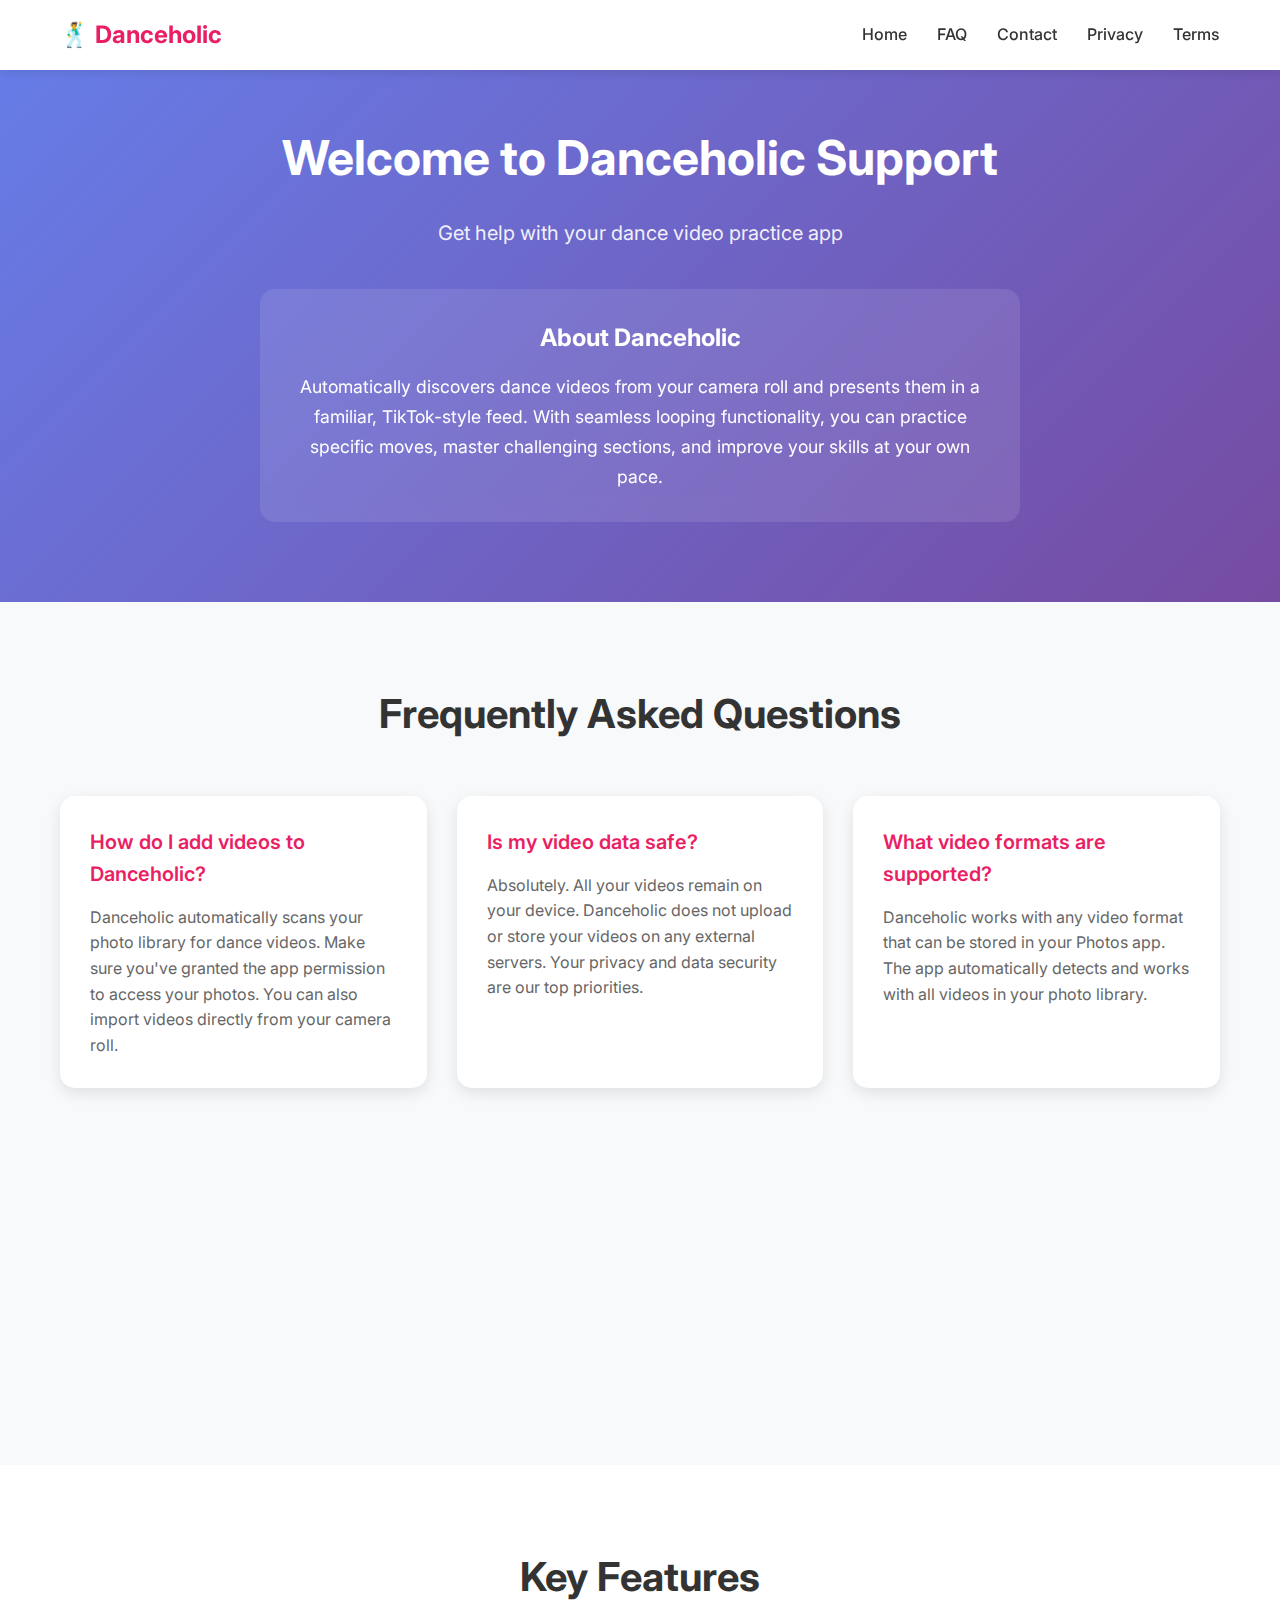
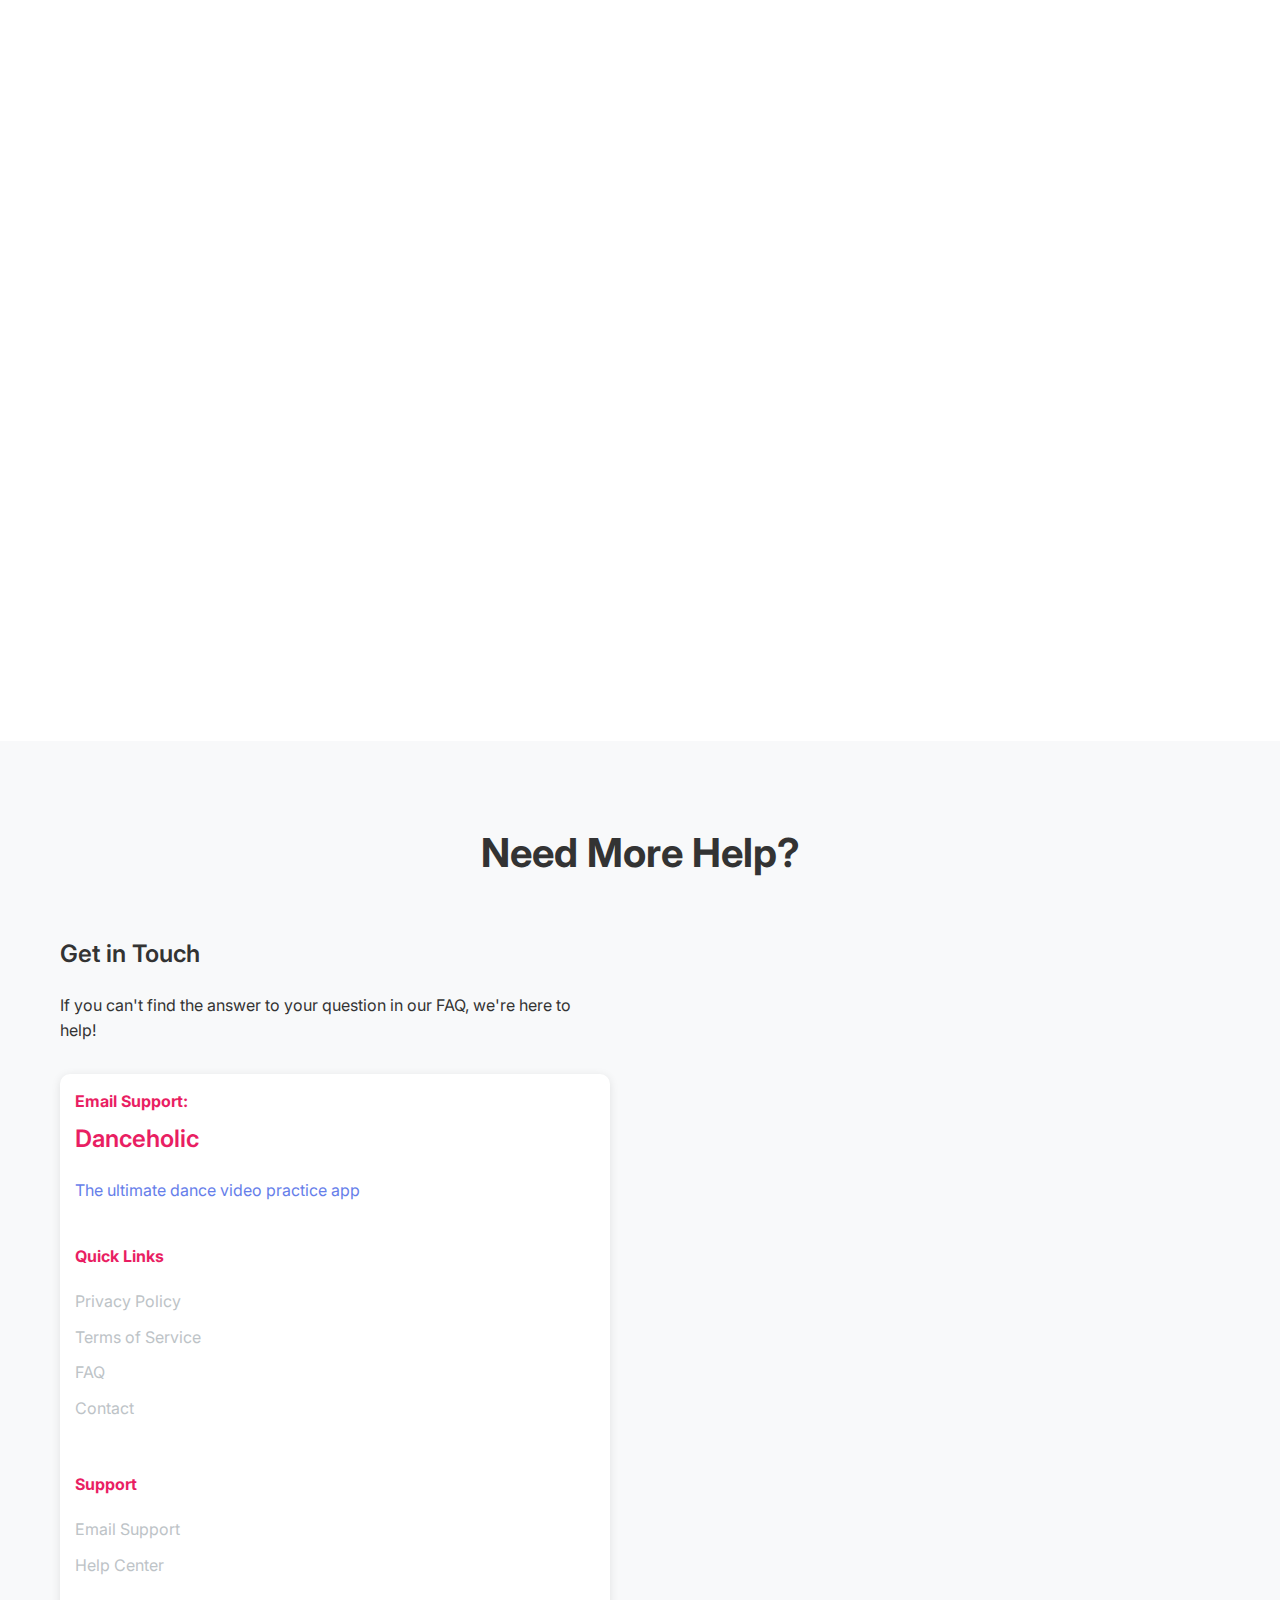
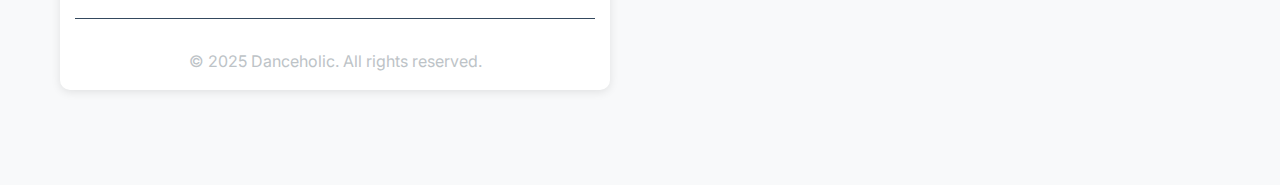
<file: index.html>
<!DOCTYPE html>
<html lang="en">
<head>
    <meta charset="UTF-8">
    <meta name="viewport" content="width=device-width, initial-scale=1.0">
    <title>Danceholic - Support</title>
    <meta name="description" content="Support and help for Danceholic - Dance Video Practice App">
    <link rel="stylesheet" href="css/style.css">
    <link rel="preconnect" href="https://fonts.googleapis.com">
    <link rel="preconnect" href="https://fonts.gstatic.com" crossorigin>
    <link href="https://fonts.googleapis.com/css2?family=Inter:wght@300;400;500;600;700&display=swap" rel="stylesheet">
</head>
<body>
    <header>
        <nav class="navbar">
            <div class="nav-container">
                <div class="nav-logo">
                    <h1>🕺 Danceholic</h1>
                </div>
                <ul class="nav-menu">
                    <li><a href="#home">Home</a></li>
                    <li><a href="#faq">FAQ</a></li>
                    <li><a href="#contact">Contact</a></li>
                    <li><a href="privacy.html">Privacy</a></li>
                    <li><a href="terms.html">Terms</a></li>
                </ul>
            </div>
        </nav>
    </header>

    <main>
        <section id="home" class="hero">
            <div class="hero-container">
                <h1>Welcome to Danceholic Support</h1>
                <p class="hero-subtitle">Get help with your dance video practice app</p>
                <div class="app-info">
                    <h2>About Danceholic</h2>
                    <p>Automatically discovers dance videos from your camera roll and presents them in a familiar, TikTok-style feed. With seamless looping functionality, you can practice specific moves, master challenging sections, and improve your skills at your own pace.</p>
                </div>
            </div>
        </section>

        <section id="faq" class="faq-section">
            <div class="container">
                <h2>Frequently Asked Questions</h2>
                <div class="faq-grid">
                    <div class="faq-item">
                        <h3>How do I add videos to Danceholic?</h3>
                        <p>Danceholic automatically scans your photo library for dance videos. Make sure you've granted the app permission to access your photos. You can also import videos directly from your camera roll.</p>
                    </div>
                    <div class="faq-item">
                        <h3>Is my video data safe?</h3>
                        <p>Absolutely. All your videos remain on your device. Danceholic does not upload or store your videos on any external servers. Your privacy and data security are our top priorities.</p>
                    </div>
                    <div class="faq-item">
                        <h3>What video formats are supported?</h3>
                        <p>Danceholic works with any video format that can be stored in your Photos app. The app automatically detects and works with all videos in your photo library.</p>
                    </div>
                    <div class="faq-item">
                        <h3>Can I practice specific sections of a video?</h3>
                        <p>Yes! Danceholic allows you to create custom smaller loops within videos, so you can focus on practicing specific sections or moves that need more attention.</p>
                    </div>
                </div>
            </div>
        </section>

        <section id="features" class="features-section">
            <div class="container">
                <h2>Key Features</h2>
                <div class="features-grid">
                    <div class="feature">
                        <div class="feature-icon">📹</div>
                        <h3>Video Organization</h3>
                        <p>Automatically organize and categorize your dance videos for easy access</p>
                    </div>
                    <div class="feature">
                        <div class="feature-icon">⚡</div>
                        <h3>Quick Practice</h3>
                        <p>Swipe through videos quickly to practice different moves and routines</p>
                    </div>
                    <div class="feature">
                        <div class="feature-icon">❤️</div>
                        <h3>Favorites</h3>
                        <p>Mark your favorite practice videos for quick access</p>
                    </div>
                    <div class="feature">
                        <div class="feature-icon">🔄</div>
                        <h3>Custom Loops</h3>
                        <p>Create smaller loops within videos to focus on specific sections you want to practice</p>
                    </div>
                    <div class="feature">
                        <div class="feature-icon">📱</div>
                        <h3>Mobile Optimized</h3>
                        <p>Designed specifically for mobile practice sessions</p>
                    </div>
                    <div class="feature">
                        <div class="feature-icon">🔒</div>
                        <h3>Privacy First</h3>
                        <p>Your videos stay on your device - complete privacy and security</p>
                    </div>
                </div>
            </div>
        </section>

        <section id="contact" class="contact-section">
            <div class="container">
                <h2>Need More Help?</h2>
                <div class="contact-content">
                    <div class="contact-info">
                        <h3>Get in Touch</h3>
                        <p>If you can't find the answer to your question in our FAQ, we're here to help!</p>
                        <div class="contact-methods">
                            <div class="contact-method">
                                <strong>Email Support:</strong>
                                <a href="mailto:wuchengen1993.dif01@g2.nctu.edu.tw>wuchengen1993.dif01@g2.nctu.edu.tw</a>
                            </div>
                        
                        </div>
                    </div>
                </div>
            </div>
        </section>
    </main>

    <footer>
        <div class="container">
            <div class="footer-content">
                <div class="footer-section">
                    <h3>Danceholic</h3>
                    <p>The ultimate dance video practice app</p>
                </div>
                <div class="footer-section">
                    <h4>Quick Links</h4>
                    <ul>
                        <li><a href="privacy.html">Privacy Policy</a></li>
                        <li><a href="terms.html">Terms of Service</a></li>
                        <li><a href="#faq">FAQ</a></li>
                        <li><a href="#contact">Contact</a></li>
                    </ul>
                </div>
                <div class="footer-section">
                    <h4>Support</h4>
                    <ul>
                        <li><a href="mailto:support@danceholic.app">Email Support</a></li>
                        <li><a href="#faq">Help Center</a></li>
                    </ul>
                </div>
            </div>
            <div class="footer-bottom">
                <p>&copy; 2025 Danceholic. All rights reserved.</p>
            </div>
        </div>
    </footer>

    <script src="js/script.js"></script>
</body>
</html>
</file>
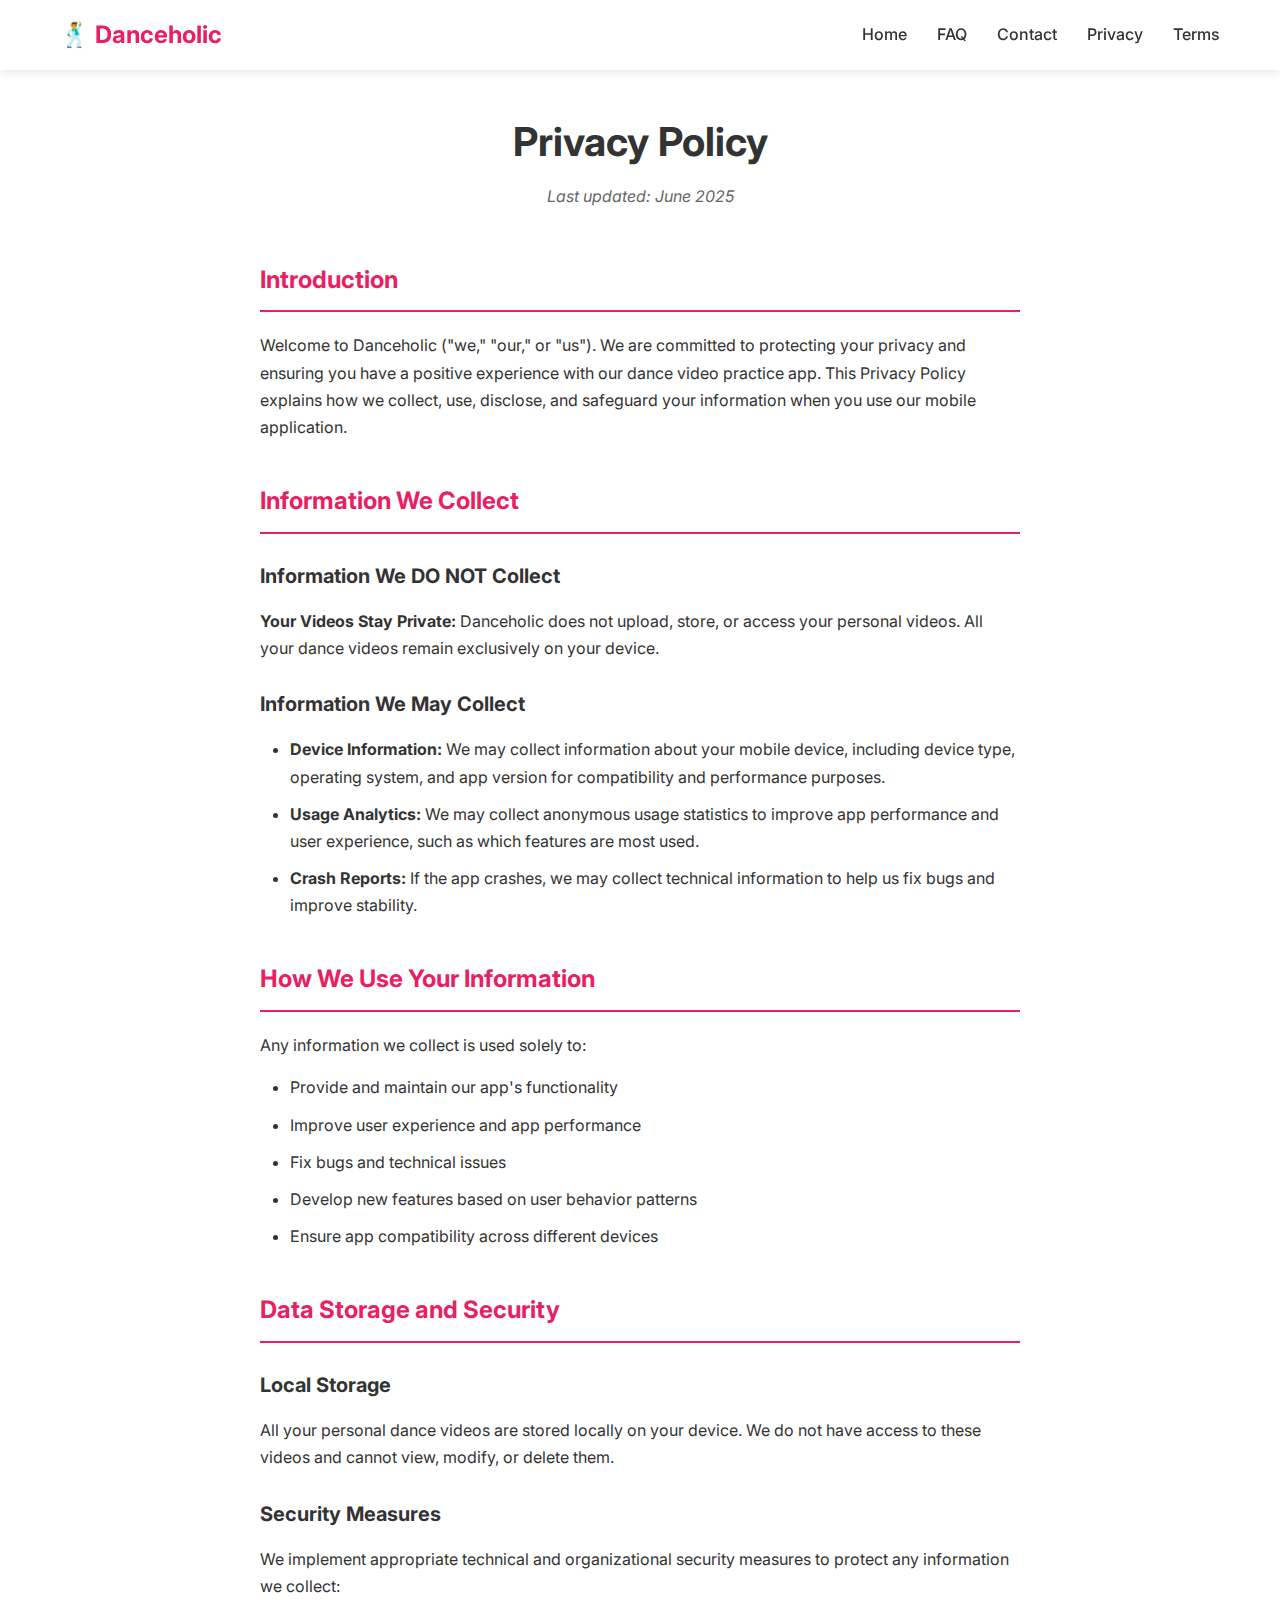
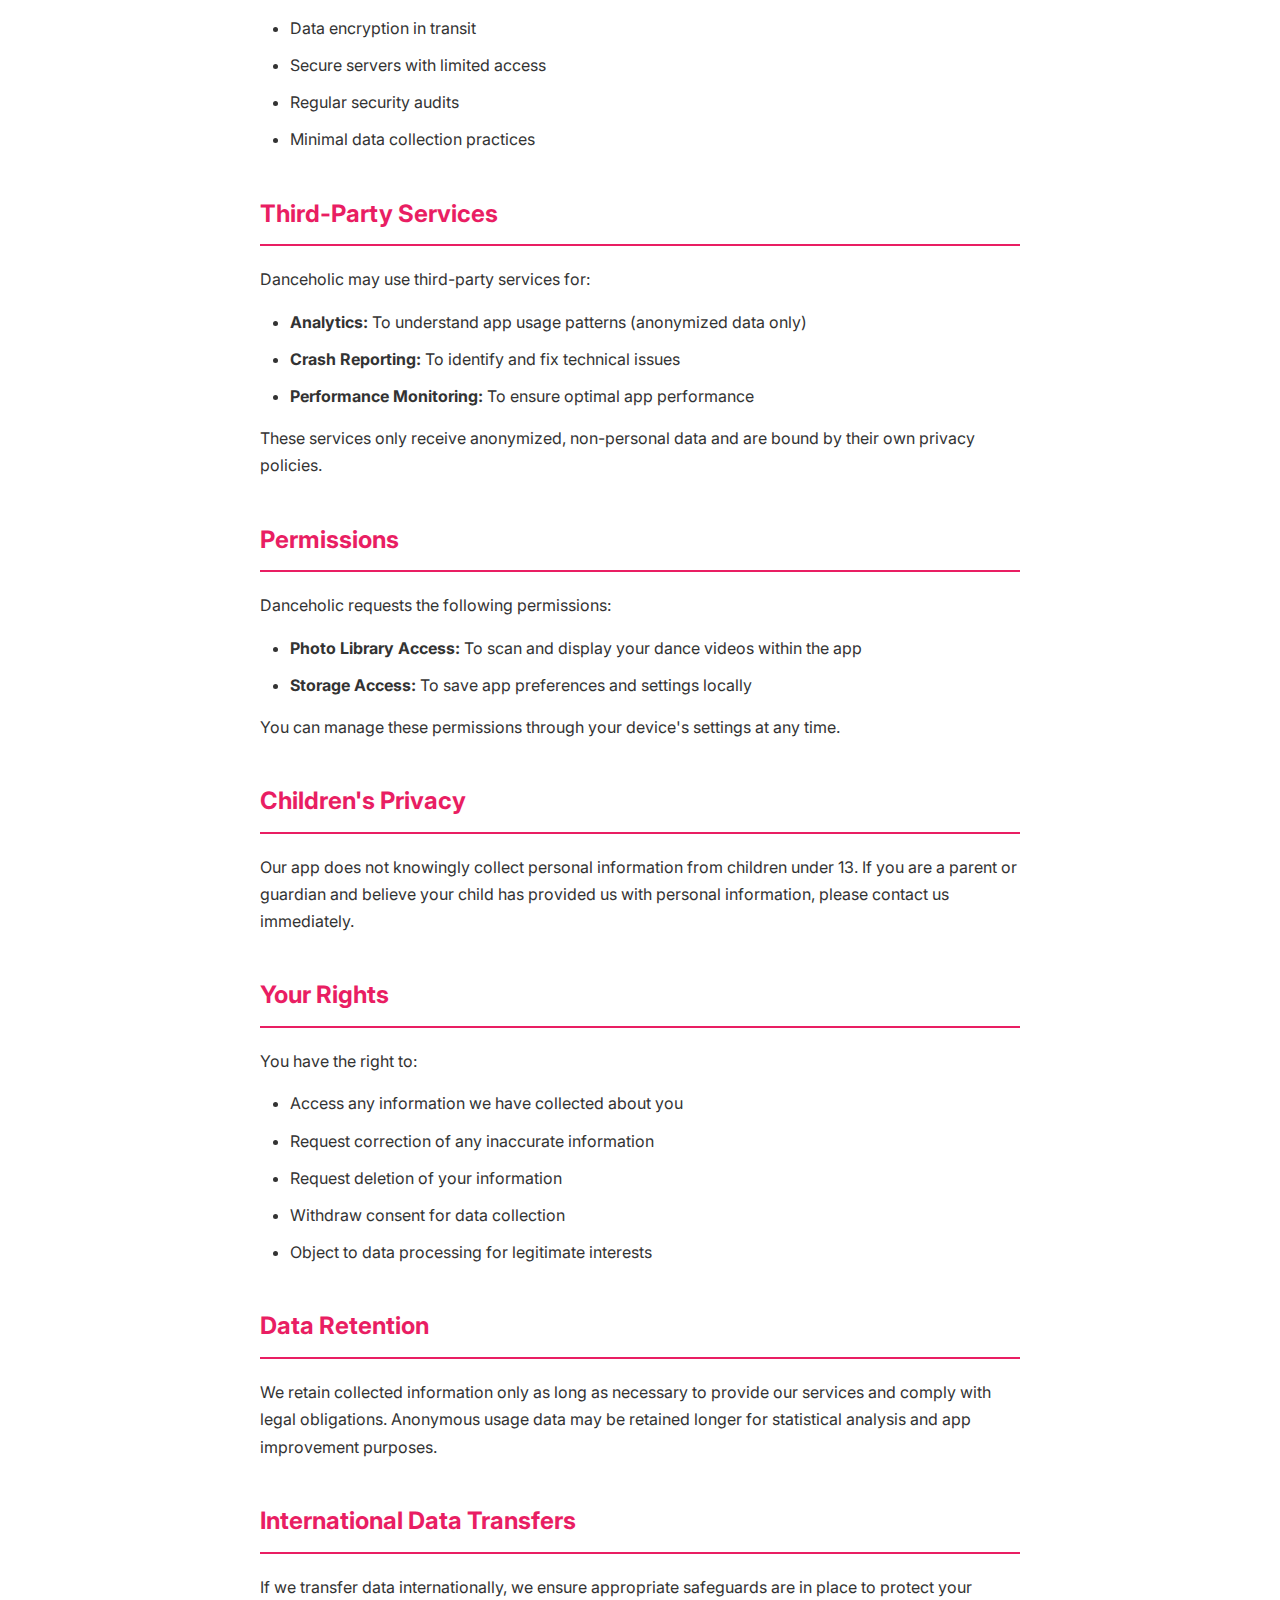
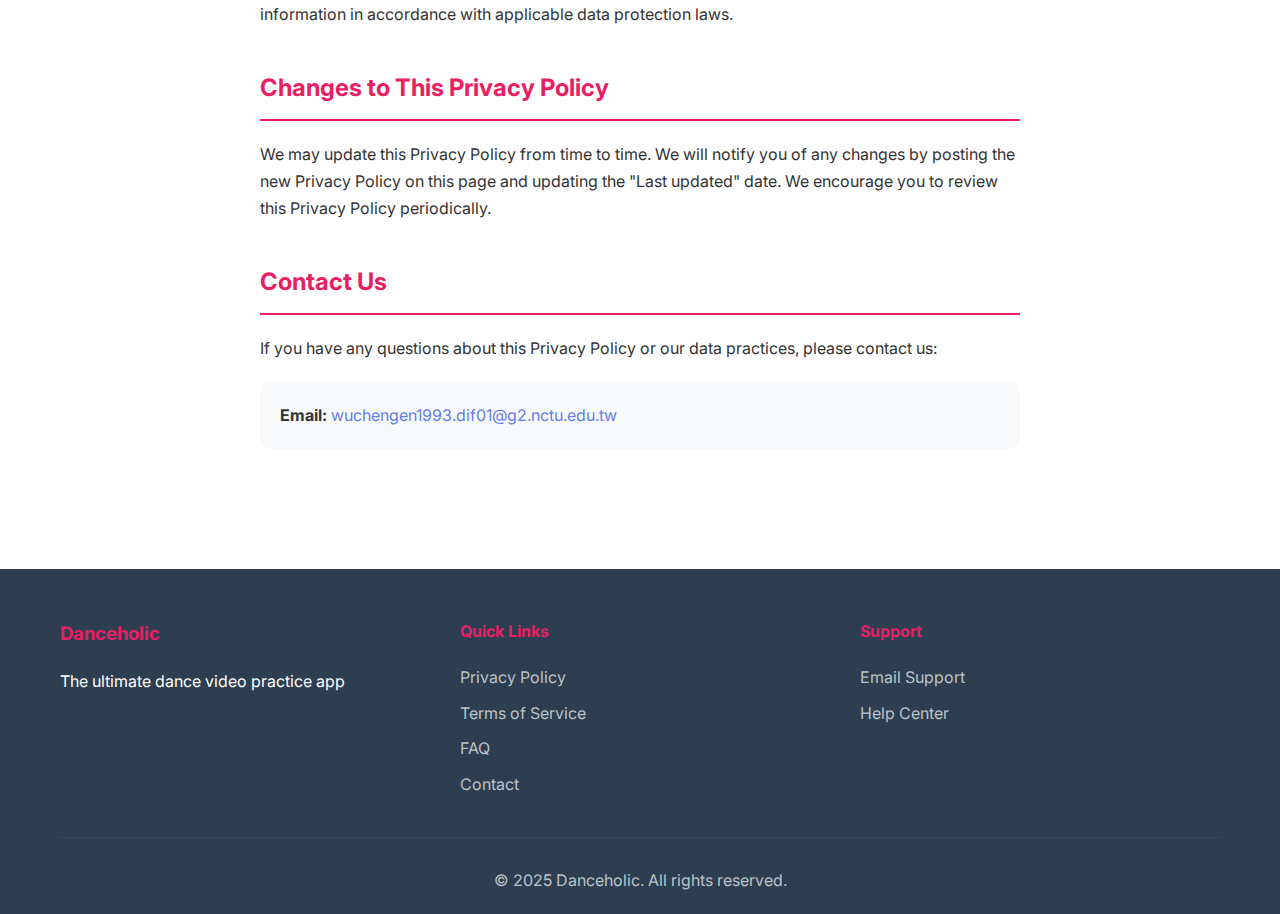
<file: privacy.html>
<!DOCTYPE html>
<html lang="en">
<head>
    <meta charset="UTF-8">
    <meta name="viewport" content="width=device-width, initial-scale=1.0">
    <title>Privacy Policy - Danceholic</title>
    <meta name="description" content="Privacy Policy for Danceholic - Dance Video Practice App">
    <link rel="stylesheet" href="css/style.css">
    <link rel="preconnect" href="https://fonts.googleapis.com">
    <link rel="preconnect" href="https://fonts.gstatic.com" crossorigin>
    <link href="https://fonts.googleapis.com/css2?family=Inter:wght@300;400;500;600;700&display=swap" rel="stylesheet">
</head>
<body>
    <header>
        <nav class="navbar">
            <div class="nav-container">
                <div class="nav-logo">
                    <h1>🕺 Danceholic</h1>
                </div>
                <ul class="nav-menu">
                    <li><a href="index.html">Home</a></li>
                    <li><a href="index.html#faq">FAQ</a></li>
                    <li><a href="index.html#contact">Contact</a></li>
                    <li><a href="privacy.html">Privacy</a></li>
                    <li><a href="terms.html">Terms</a></li>
                </ul>
            </div>
        </nav>
    </header>

    <main style="margin-top: 70px;">
        <section class="legal-content">
            <div class="container">
                <div class="legal-header">
                    <h1>Privacy Policy</h1>
                    <p class="last-updated">Last updated: June 2025</p>
                </div>

                <div class="legal-body">
                    <section class="legal-section">
                        <h2>Introduction</h2>
                        <p>Welcome to Danceholic ("we," "our," or "us"). We are committed to protecting your privacy and ensuring you have a positive experience with our dance video practice app. This Privacy Policy explains how we collect, use, disclose, and safeguard your information when you use our mobile application.</p>
                    </section>

                    <section class="legal-section">
                        <h2>Information We Collect</h2>
                        <h3>Information We DO NOT Collect</h3>
                        <p><strong>Your Videos Stay Private:</strong> Danceholic does not upload, store, or access your personal videos. All your dance videos remain exclusively on your device.</p>
                        
                        <h3>Information We May Collect</h3>
                        <ul>
                            <li><strong>Device Information:</strong> We may collect information about your mobile device, including device type, operating system, and app version for compatibility and performance purposes.</li>
                            <li><strong>Usage Analytics:</strong> We may collect anonymous usage statistics to improve app performance and user experience, such as which features are most used.</li>
                            <li><strong>Crash Reports:</strong> If the app crashes, we may collect technical information to help us fix bugs and improve stability.</li>
                        </ul>
                    </section>

                    <section class="legal-section">
                        <h2>How We Use Your Information</h2>
                        <p>Any information we collect is used solely to:</p>
                        <ul>
                            <li>Provide and maintain our app's functionality</li>
                            <li>Improve user experience and app performance</li>
                            <li>Fix bugs and technical issues</li>
                            <li>Develop new features based on user behavior patterns</li>
                            <li>Ensure app compatibility across different devices</li>
                        </ul>
                    </section>

                    <section class="legal-section">
                        <h2>Data Storage and Security</h2>
                        <h3>Local Storage</h3>
                        <p>All your personal dance videos are stored locally on your device. We do not have access to these videos and cannot view, modify, or delete them.</p>
                        
                        <h3>Security Measures</h3>
                        <p>We implement appropriate technical and organizational security measures to protect any information we collect:</p>
                        <ul>
                            <li>Data encryption in transit</li>
                            <li>Secure servers with limited access</li>
                            <li>Regular security audits</li>
                            <li>Minimal data collection practices</li>
                        </ul>
                    </section>

                    <section class="legal-section">
                        <h2>Third-Party Services</h2>
                        <p>Danceholic may use third-party services for:</p>
                        <ul>
                            <li><strong>Analytics:</strong> To understand app usage patterns (anonymized data only)</li>
                            <li><strong>Crash Reporting:</strong> To identify and fix technical issues</li>
                            <li><strong>Performance Monitoring:</strong> To ensure optimal app performance</li>
                        </ul>
                        <p>These services only receive anonymized, non-personal data and are bound by their own privacy policies.</p>
                    </section>

                    <section class="legal-section">
                        <h2>Permissions</h2>
                        <p>Danceholic requests the following permissions:</p>
                        <ul>
                            <li><strong>Photo Library Access:</strong> To scan and display your dance videos within the app</li>
                            <li><strong>Storage Access:</strong> To save app preferences and settings locally</li>
                        </ul>
                        <p>You can manage these permissions through your device's settings at any time.</p>
                    </section>

                    <section class="legal-section">
                        <h2>Children's Privacy</h2>
                        <p>Our app does not knowingly collect personal information from children under 13. If you are a parent or guardian and believe your child has provided us with personal information, please contact us immediately.</p>
                    </section>

                    <section class="legal-section">
                        <h2>Your Rights</h2>
                        <p>You have the right to:</p>
                        <ul>
                            <li>Access any information we have collected about you</li>
                            <li>Request correction of any inaccurate information</li>
                            <li>Request deletion of your information</li>
                            <li>Withdraw consent for data collection</li>
                            <li>Object to data processing for legitimate interests</li>
                        </ul>
                    </section>

                    <section class="legal-section">
                        <h2>Data Retention</h2>
                        <p>We retain collected information only as long as necessary to provide our services and comply with legal obligations. Anonymous usage data may be retained longer for statistical analysis and app improvement purposes.</p>
                    </section>

                    <section class="legal-section">
                        <h2>International Data Transfers</h2>
                        <p>If we transfer data internationally, we ensure appropriate safeguards are in place to protect your information in accordance with applicable data protection laws.</p>
                    </section>

                    <section class="legal-section">
                        <h2>Changes to This Privacy Policy</h2>
                        <p>We may update this Privacy Policy from time to time. We will notify you of any changes by posting the new Privacy Policy on this page and updating the "Last updated" date. We encourage you to review this Privacy Policy periodically.</p>
                    </section>

                    <section class="legal-section">
                        <h2>Contact Us</h2>
                        <p>If you have any questions about this Privacy Policy or our data practices, please contact us:</p>
                        <div class="contact-info">
                            <p><strong>Email:</strong> <a href="mailto:wuchengen1993.dif01@g2.nctu.edu.tw">wuchengen1993.dif01@g2.nctu.edu.tw</a></p>
                        </div>
                    </section>
                </div>
            </div>
        </section>
    </main>

    <footer>
        <div class="container">
            <div class="footer-content">
                <div class="footer-section">
                    <h3>Danceholic</h3>
                    <p>The ultimate dance video practice app</p>
                </div>
                <div class="footer-section">
                    <h4>Quick Links</h4>
                    <ul>
                        <li><a href="privacy.html">Privacy Policy</a></li>
                        <li><a href="terms.html">Terms of Service</a></li>
                        <li><a href="index.html#faq">FAQ</a></li>
                        <li><a href="index.html#contact">Contact</a></li>
                    </ul>
                </div>
                <div class="footer-section">
                    <h4>Support</h4>
                    <ul>
                        <li><a href="mailto:wuchengen1993.dif01@g2.nctu.edu.tw">Email Support</a></li>
                        <li><a href="index.html#faq">Help Center</a></li>
                    </ul>
                </div>
            </div>
            <div class="footer-bottom">
                <p>&copy; 2025 Danceholic. All rights reserved.</p>
            </div>
        </div>
    </footer>

    <style>
        .legal-content {
            padding: 40px 0 80px;
            max-width: 800px;
            margin: 0 auto;
        }

        .legal-header {
            text-align: center;
            margin-bottom: 50px;
        }

        .legal-header h1 {
            font-size: 2.5rem;
            color: #333;
            margin-bottom: 10px;
        }

        .last-updated {
            color: #666;
            font-style: italic;
        }

        .legal-body {
            line-height: 1.7;
        }

        .legal-section {
            margin-bottom: 40px;
        }

        .legal-section h2 {
            color: #e91e63;
            font-size: 1.5rem;
            margin-bottom: 20px;
            border-bottom: 2px solid #e91e63;
            padding-bottom: 10px;
        }

        .legal-section h3 {
            color: #333;
            font-size: 1.25rem;
            margin: 25px 0 15px 0;
        }

        .legal-section ul {
            margin: 15px 0;
            padding-left: 30px;
        }

        .legal-section li {
            margin-bottom: 10px;
        }

        .contact-info {
            background: #f8f9fa;
            padding: 20px;
            border-radius: 10px;
            margin-top: 20px;
        }

        .contact-info a {
            color: #667eea;
            text-decoration: none;
        }

        .contact-info a:hover {
            text-decoration: underline;
        }

        @media (max-width: 768px) {
            .legal-header h1 {
                font-size: 2rem;
            }
            
            .legal-section h2 {
                font-size: 1.25rem;
            }
        }
    </style>
</body>
</html>
</file>
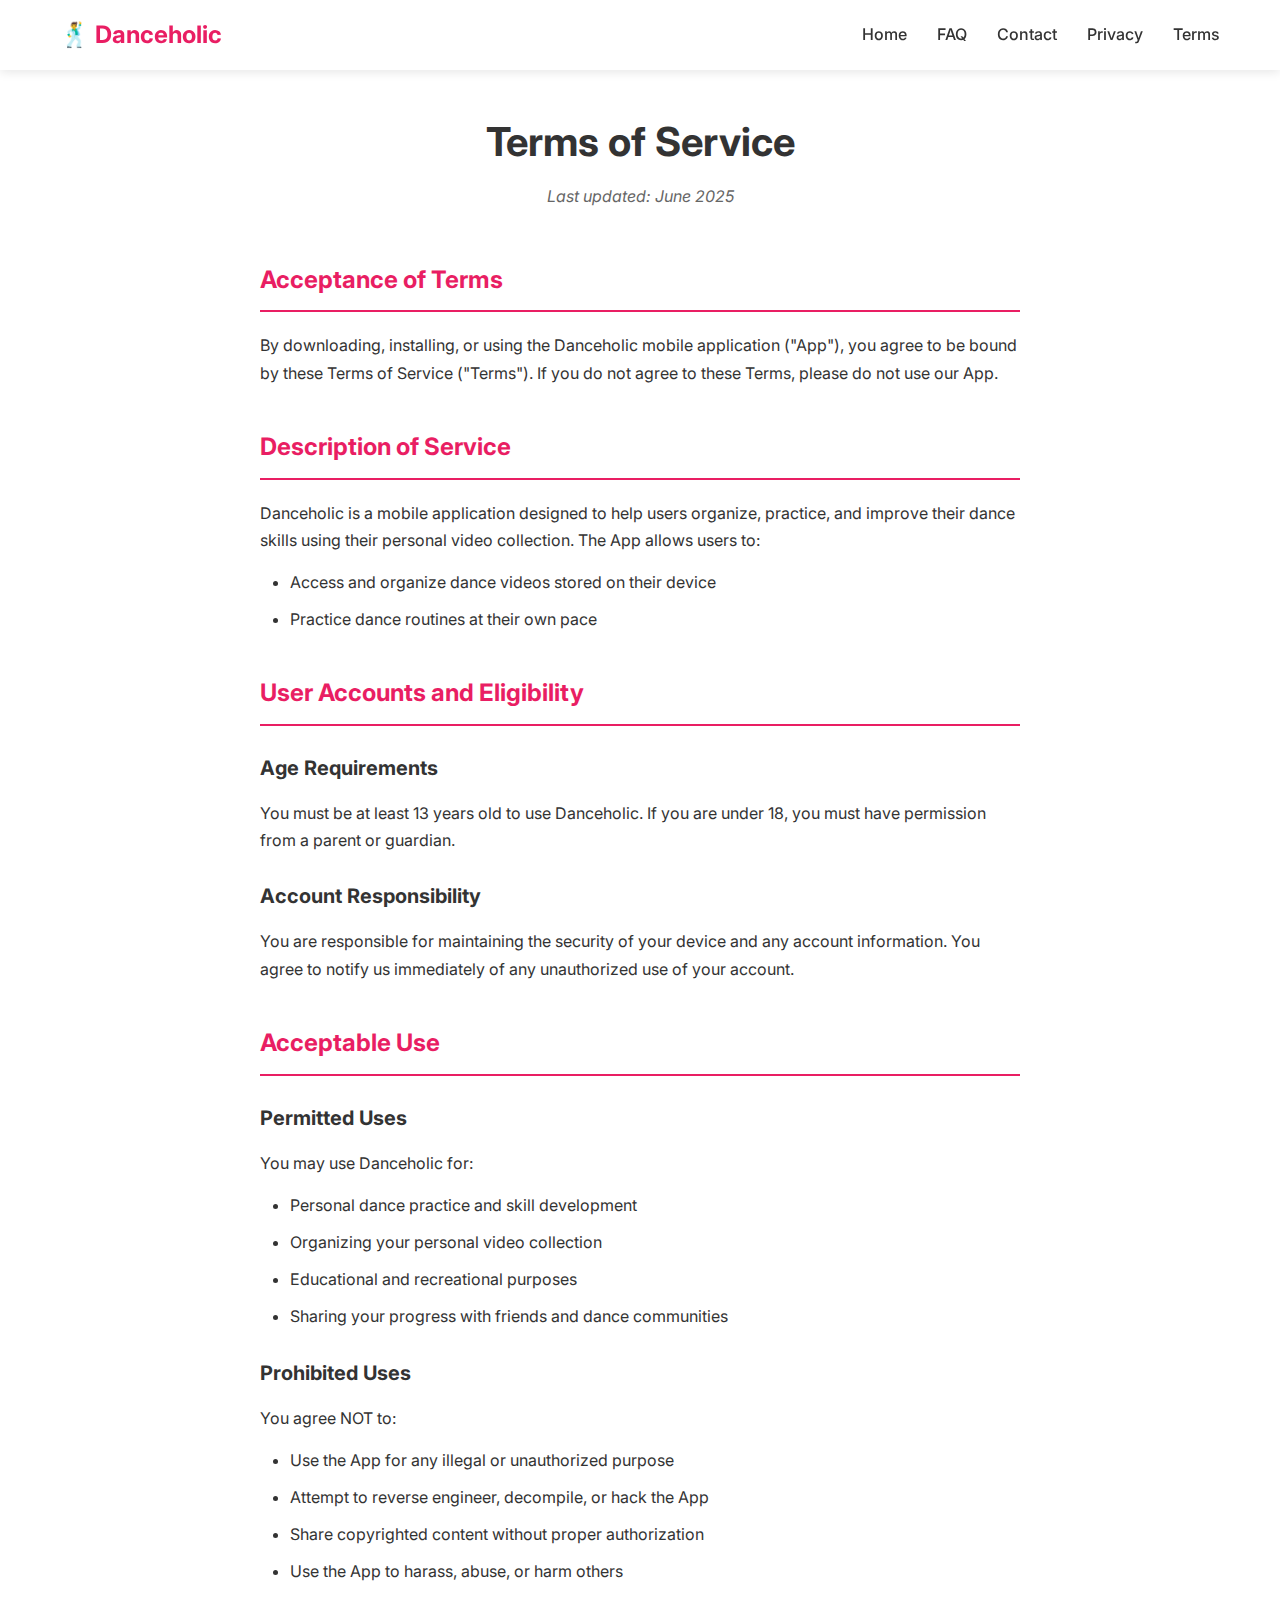
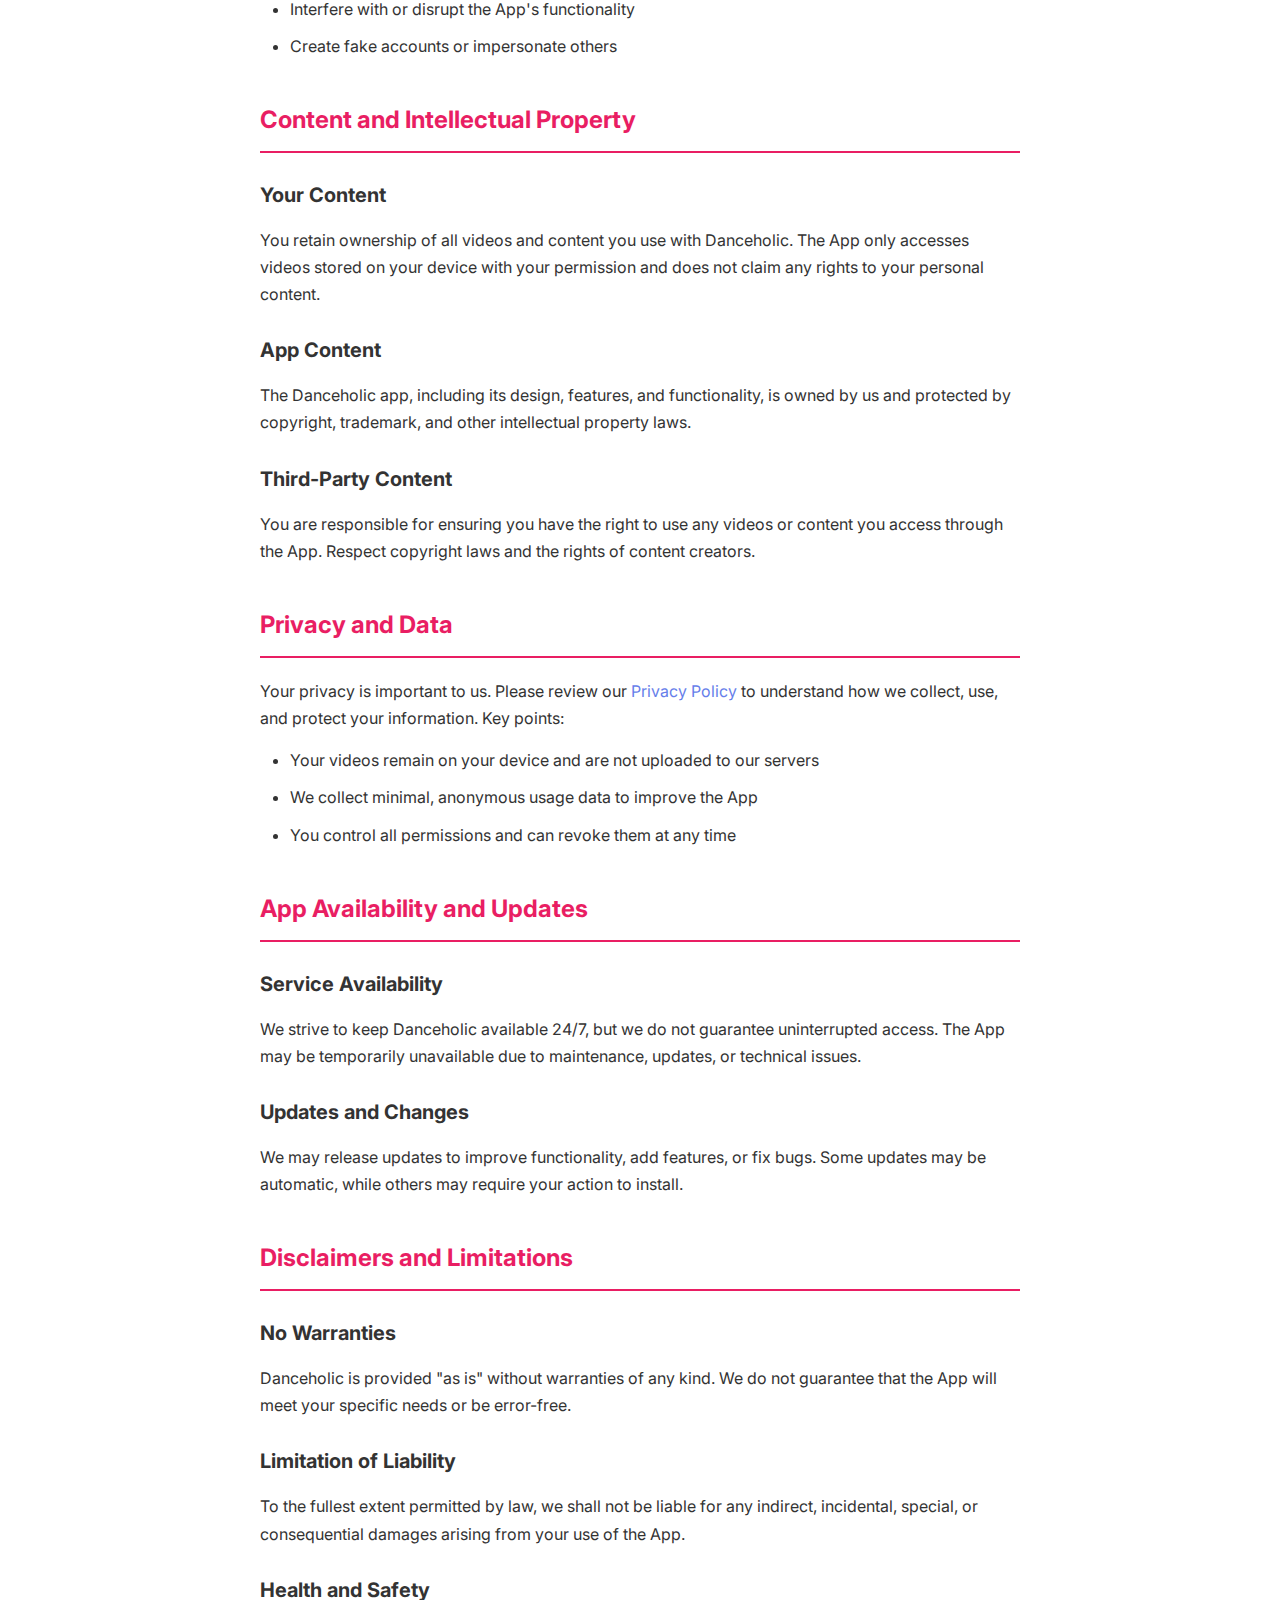
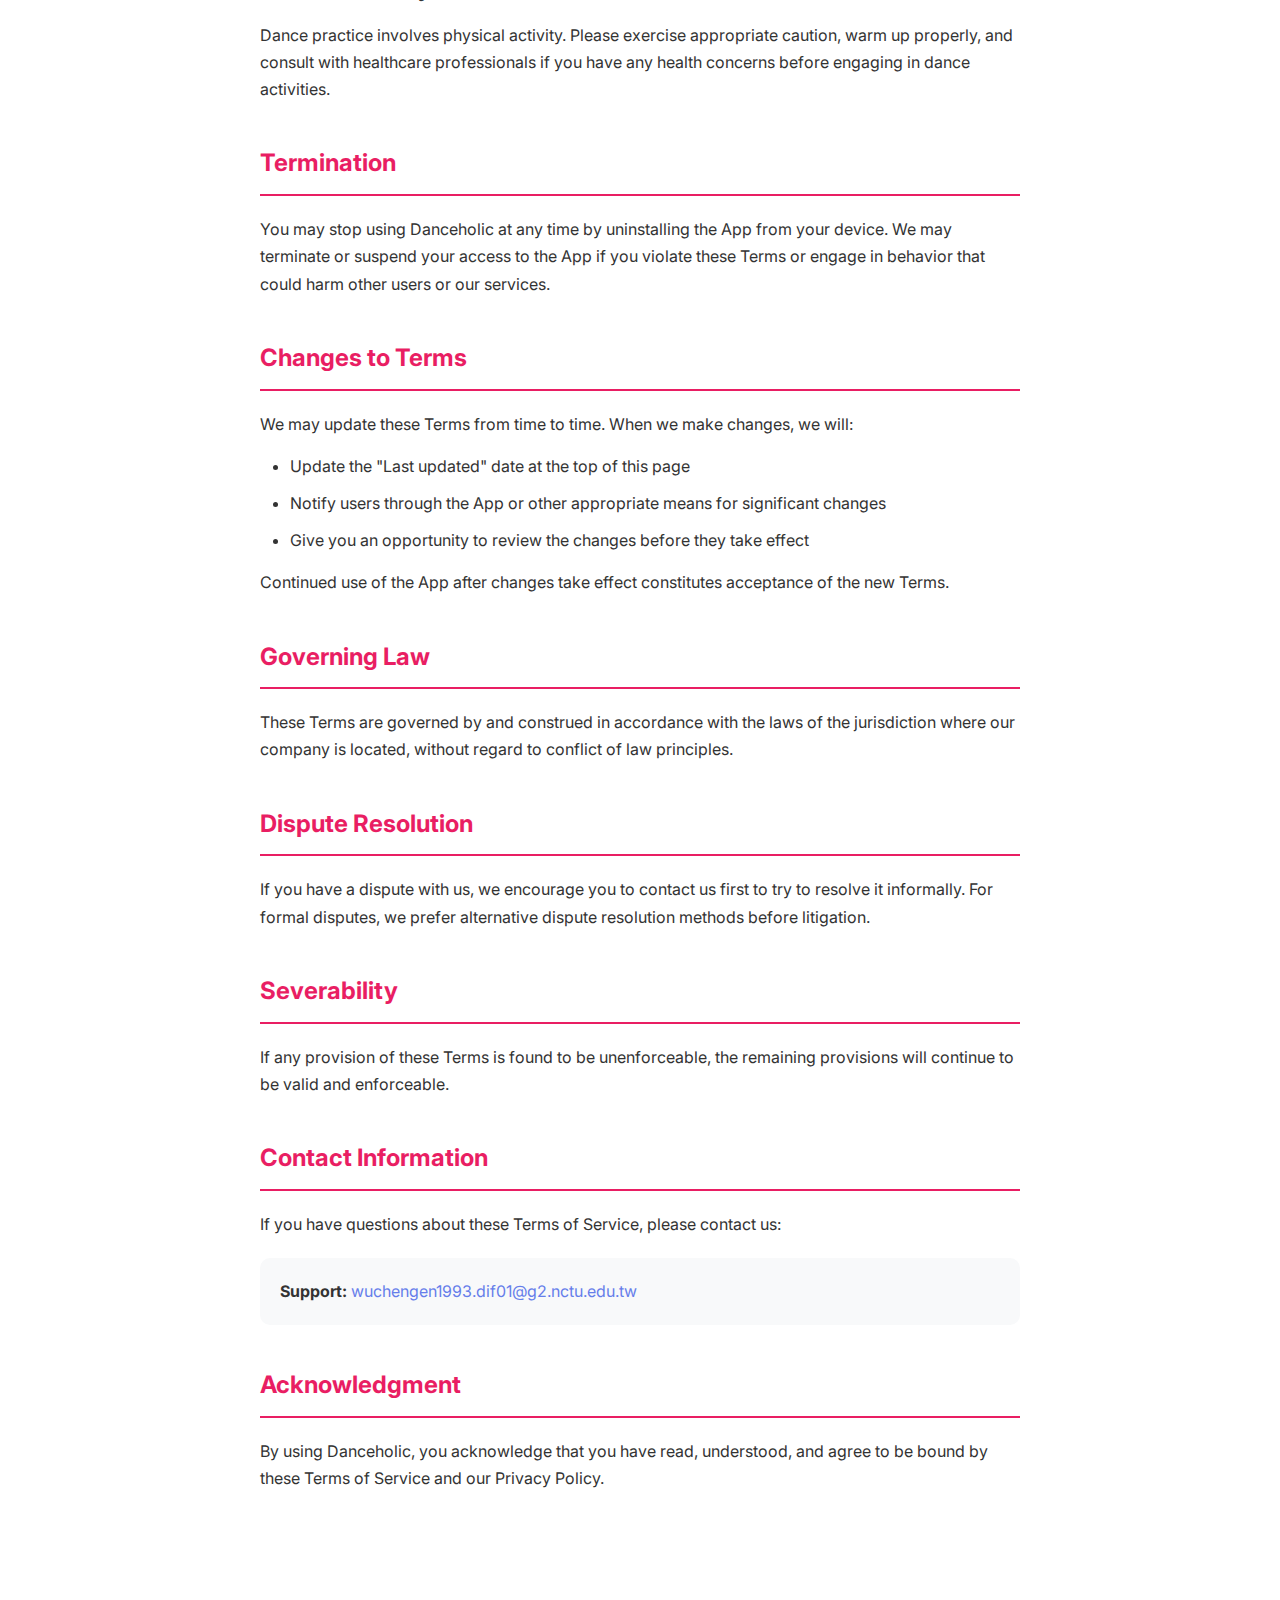
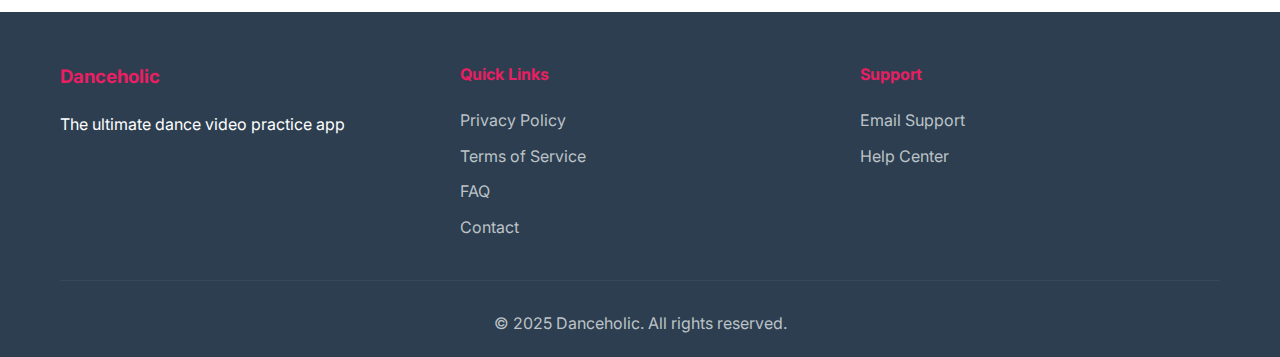
<file: terms.html>
<!DOCTYPE html>
<html lang="en">
<head>
    <meta charset="UTF-8">
    <meta name="viewport" content="width=device-width, initial-scale=1.0">
    <title>Terms of Service - Danceholic</title>
    <meta name="description" content="Terms of Service for Danceholic - Dance Video Practice App">
    <link rel="stylesheet" href="css/style.css">
    <link rel="preconnect" href="https://fonts.googleapis.com">
    <link rel="preconnect" href="https://fonts.gstatic.com" crossorigin>
    <link href="https://fonts.googleapis.com/css2?family=Inter:wght@300;400;500;600;700&display=swap" rel="stylesheet">
</head>
<body>
    <header>
        <nav class="navbar">
            <div class="nav-container">
                <div class="nav-logo">
                    <h1>🕺 Danceholic</h1>
                </div>
                <ul class="nav-menu">
                    <li><a href="index.html">Home</a></li>
                    <li><a href="index.html#faq">FAQ</a></li>
                    <li><a href="index.html#contact">Contact</a></li>
                    <li><a href="privacy.html">Privacy</a></li>
                    <li><a href="terms.html">Terms</a></li>
                </ul>
            </div>
        </nav>
    </header>

    <main style="margin-top: 70px;">
        <section class="legal-content">
            <div class="container">
                <div class="legal-header">
                    <h1>Terms of Service</h1>
                    <p class="last-updated">Last updated: June 2025</p>
                </div>

                <div class="legal-body">
                    <section class="legal-section">
                        <h2>Acceptance of Terms</h2>
                        <p>By downloading, installing, or using the Danceholic mobile application ("App"), you agree to be bound by these Terms of Service ("Terms"). If you do not agree to these Terms, please do not use our App.</p>
                    </section>

                    <section class="legal-section">
                        <h2>Description of Service</h2>
                        <p>Danceholic is a mobile application designed to help users organize, practice, and improve their dance skills using their personal video collection. The App allows users to:</p>
                        <ul>
                            <li>Access and organize dance videos stored on their device</li>
                            <li>Practice dance routines at their own pace</li>
                        </ul>
                    </section>

                    <section class="legal-section">
                        <h2>User Accounts and Eligibility</h2>
                        <h3>Age Requirements</h3>
                        <p>You must be at least 13 years old to use Danceholic. If you are under 18, you must have permission from a parent or guardian.</p>
                        
                        <h3>Account Responsibility</h3>
                        <p>You are responsible for maintaining the security of your device and any account information. You agree to notify us immediately of any unauthorized use of your account.</p>
                    </section>

                    <section class="legal-section">
                        <h2>Acceptable Use</h2>
                        <h3>Permitted Uses</h3>
                        <p>You may use Danceholic for:</p>
                        <ul>
                            <li>Personal dance practice and skill development</li>
                            <li>Organizing your personal video collection</li>
                            <li>Educational and recreational purposes</li>
                            <li>Sharing your progress with friends and dance communities</li>
                        </ul>

                        <h3>Prohibited Uses</h3>
                        <p>You agree NOT to:</p>
                        <ul>
                            <li>Use the App for any illegal or unauthorized purpose</li>
                            <li>Attempt to reverse engineer, decompile, or hack the App</li>
                            <li>Share copyrighted content without proper authorization</li>
                            <li>Use the App to harass, abuse, or harm others</li>
                            <li>Interfere with or disrupt the App's functionality</li>
                            <li>Create fake accounts or impersonate others</li>
                        </ul>
                    </section>

                    <section class="legal-section">
                        <h2>Content and Intellectual Property</h2>
                        <h3>Your Content</h3>
                        <p>You retain ownership of all videos and content you use with Danceholic. The App only accesses videos stored on your device with your permission and does not claim any rights to your personal content.</p>
                        
                        <h3>App Content</h3>
                        <p>The Danceholic app, including its design, features, and functionality, is owned by us and protected by copyright, trademark, and other intellectual property laws.</p>

                        <h3>Third-Party Content</h3>
                        <p>You are responsible for ensuring you have the right to use any videos or content you access through the App. Respect copyright laws and the rights of content creators.</p>
                    </section>

                    <section class="legal-section">
                        <h2>Privacy and Data</h2>
                        <p>Your privacy is important to us. Please review our <a href="privacy.html">Privacy Policy</a> to understand how we collect, use, and protect your information. Key points:</p>
                        <ul>
                            <li>Your videos remain on your device and are not uploaded to our servers</li>
                            <li>We collect minimal, anonymous usage data to improve the App</li>
                            <li>You control all permissions and can revoke them at any time</li>
                        </ul>
                    </section>

                    <section class="legal-section">
                        <h2>App Availability and Updates</h2>
                        <h3>Service Availability</h3>
                        <p>We strive to keep Danceholic available 24/7, but we do not guarantee uninterrupted access. The App may be temporarily unavailable due to maintenance, updates, or technical issues.</p>
                        
                        <h3>Updates and Changes</h3>
                        <p>We may release updates to improve functionality, add features, or fix bugs. Some updates may be automatic, while others may require your action to install.</p>
                    </section>

                    <section class="legal-section">
                        <h2>Disclaimers and Limitations</h2>
                        <h3>No Warranties</h3>
                        <p>Danceholic is provided "as is" without warranties of any kind. We do not guarantee that the App will meet your specific needs or be error-free.</p>
                        
                        <h3>Limitation of Liability</h3>
                        <p>To the fullest extent permitted by law, we shall not be liable for any indirect, incidental, special, or consequential damages arising from your use of the App.</p>

                        <h3>Health and Safety</h3>
                        <p>Dance practice involves physical activity. Please exercise appropriate caution, warm up properly, and consult with healthcare professionals if you have any health concerns before engaging in dance activities.</p>
                    </section>

                    <section class="legal-section">
                        <h2>Termination</h2>
                        <p>You may stop using Danceholic at any time by uninstalling the App from your device. We may terminate or suspend your access to the App if you violate these Terms or engage in behavior that could harm other users or our services.</p>
                    </section>

                    <section class="legal-section">
                        <h2>Changes to Terms</h2>
                        <p>We may update these Terms from time to time. When we make changes, we will:</p>
                        <ul>
                            <li>Update the "Last updated" date at the top of this page</li>
                            <li>Notify users through the App or other appropriate means for significant changes</li>
                            <li>Give you an opportunity to review the changes before they take effect</li>
                        </ul>
                        <p>Continued use of the App after changes take effect constitutes acceptance of the new Terms.</p>
                    </section>

                    <section class="legal-section">
                        <h2>Governing Law</h2>
                        <p>These Terms are governed by and construed in accordance with the laws of the jurisdiction where our company is located, without regard to conflict of law principles.</p>
                    </section>

                    <section class="legal-section">
                        <h2>Dispute Resolution</h2>
                        <p>If you have a dispute with us, we encourage you to contact us first to try to resolve it informally. For formal disputes, we prefer alternative dispute resolution methods before litigation.</p>
                    </section>

                    <section class="legal-section">
                        <h2>Severability</h2>
                        <p>If any provision of these Terms is found to be unenforceable, the remaining provisions will continue to be valid and enforceable.</p>
                    </section>

                    <section class="legal-section">
                        <h2>Contact Information</h2>
                        <p>If you have questions about these Terms of Service, please contact us:</p>
                        <div class="contact-info">
                            <p><strong>Support:</strong> <a href="mailto:wuchengen1993.dif01@g2.nctu.edu.tw">wuchengen1993.dif01@g2.nctu.edu.tw</a></p>
                        </div>
                    </section>

                    <section class="legal-section">
                        <h2>Acknowledgment</h2>
                        <p>By using Danceholic, you acknowledge that you have read, understood, and agree to be bound by these Terms of Service and our Privacy Policy.</p>
                    </section>
                </div>
            </div>
        </section>
    </main>

    <footer>
        <div class="container">
            <div class="footer-content">
                <div class="footer-section">
                    <h3>Danceholic</h3>
                    <p>The ultimate dance video practice app</p>
                </div>
                <div class="footer-section">
                    <h4>Quick Links</h4>
                    <ul>
                        <li><a href="privacy.html">Privacy Policy</a></li>
                        <li><a href="terms.html">Terms of Service</a></li>
                        <li><a href="index.html#faq">FAQ</a></li>
                        <li><a href="index.html#contact">Contact</a></li>
                    </ul>
                </div>
                <div class="footer-section">
                    <h4>Support</h4>
                    <ul>
                        <li><a href="mailto:wuchengen1993.dif01@g2.nctu.edu.tw">Email Support</a></li>
                        <li><a href="index.html#faq">Help Center</a></li>
                    </ul>
                </div>
            </div>
            <div class="footer-bottom">
                <p>&copy; 2025 Danceholic. All rights reserved.</p>
            </div>
        </div>
    </footer>

    <style>
        .legal-content {
            padding: 40px 0 80px;
            max-width: 800px;
            margin: 0 auto;
        }

        .legal-header {
            text-align: center;
            margin-bottom: 50px;
        }

        .legal-header h1 {
            font-size: 2.5rem;
            color: #333;
            margin-bottom: 10px;
        }

        .last-updated {
            color: #666;
            font-style: italic;
        }

        .legal-body {
            line-height: 1.7;
        }

        .legal-section {
            margin-bottom: 40px;
        }

        .legal-section h2 {
            color: #e91e63;
            font-size: 1.5rem;
            margin-bottom: 20px;
            border-bottom: 2px solid #e91e63;
            padding-bottom: 10px;
        }

        .legal-section h3 {
            color: #333;
            font-size: 1.25rem;
            margin: 25px 0 15px 0;
        }

        .legal-section ul {
            margin: 15px 0;
            padding-left: 30px;
        }

        .legal-section li {
            margin-bottom: 10px;
        }

        .legal-section a {
            color: #667eea;
            text-decoration: none;
        }

        .legal-section a:hover {
            text-decoration: underline;
        }

        .contact-info {
            background: #f8f9fa;
            padding: 20px;
            border-radius: 10px;
            margin-top: 20px;
        }

        .contact-info a {
            color: #667eea;
            text-decoration: none;
        }

        .contact-info a:hover {
            text-decoration: underline;
        }

        @media (max-width: 768px) {
            .legal-header h1 {
                font-size: 2rem;
            }
            
            .legal-section h2 {
                font-size: 1.25rem;
            }
        }
    </style>
</body>
</html>
</file>
<file: css/style.css>
/* Reset and Base Styles */
* {
    margin: 0;
    padding: 0;
    box-sizing: border-box;
}

body {
    font-family: 'Inter', -apple-system, BlinkMacSystemFont, 'Segoe UI', Roboto, sans-serif;
    line-height: 1.6;
    color: #333;
    background-color: #fff;
}

.container {
    max-width: 1200px;
    margin: 0 auto;
    padding: 0 20px;
}

/* Navigation */
.navbar {
    background: #fff;
    box-shadow: 0 2px 10px rgba(0, 0, 0, 0.1);
    position: fixed;
    top: 0;
    width: 100%;
    z-index: 1000;
}

.nav-container {
    max-width: 1200px;
    margin: 0 auto;
    padding: 0 20px;
    display: flex;
    justify-content: space-between;
    align-items: center;
    height: 70px;
}

.nav-logo h1 {
    color: #e91e63;
    font-size: 1.5rem;
    font-weight: 700;
}

.nav-menu {
    display: flex;
    list-style: none;
    gap: 30px;
}

.nav-menu a {
    text-decoration: none;
    color: #333;
    font-weight: 500;
    transition: color 0.3s ease;
}

.nav-menu a:hover {
    color: #e91e63;
}

/* Hero Section */
.hero {
    background: linear-gradient(135deg, #667eea 0%, #764ba2 100%);
    color: white;
    padding: 120px 0 80px;
    text-align: center;
}

.hero-container {
    max-width: 800px;
    margin: 0 auto;
    padding: 0 20px;
}

.hero h1 {
    font-size: 3rem;
    font-weight: 700;
    margin-bottom: 20px;
}

.hero-subtitle {
    font-size: 1.25rem;
    margin-bottom: 40px;
    opacity: 0.9;
}

.app-info {
    background: rgba(255, 255, 255, 0.1);
    padding: 30px;
    border-radius: 15px;
    backdrop-filter: blur(10px);
    margin-top: 40px;
}

.app-info h2 {
    font-size: 1.5rem;
    margin-bottom: 15px;
}

.app-info p {
    font-size: 1.1rem;
    line-height: 1.7;
}

/* FAQ Section */
.faq-section {
    padding: 80px 0;
    background-color: #f8f9fa;
}

.faq-section h2 {
    text-align: center;
    font-size: 2.5rem;
    margin-bottom: 50px;
    color: #333;
}

.faq-grid {
    display: grid;
    grid-template-columns: repeat(auto-fit, minmax(300px, 1fr));
    gap: 30px;
}

.faq-item {
    background: white;
    padding: 30px;
    border-radius: 15px;
    box-shadow: 0 5px 15px rgba(0, 0, 0, 0.1);
    transition: transform 0.3s ease, box-shadow 0.3s ease;
}

.faq-item:hover {
    transform: translateY(-5px);
    box-shadow: 0 10px 25px rgba(0, 0, 0, 0.15);
}

.faq-item h3 {
    color: #e91e63;
    font-size: 1.25rem;
    margin-bottom: 15px;
    font-weight: 600;
}

.faq-item p {
    color: #666;
    line-height: 1.6;
}

/* Features Section */
.features-section {
    padding: 80px 0;
}

.features-section h2 {
    text-align: center;
    font-size: 2.5rem;
    margin-bottom: 50px;
    color: #333;
}

.features-grid {
    display: grid;
    grid-template-columns: repeat(auto-fit, minmax(250px, 1fr));
    gap: 40px;
}

.feature {
    text-align: center;
    padding: 30px 20px;
    border-radius: 15px;
    transition: transform 0.3s ease;
}

.feature:hover {
    transform: translateY(-5px);
}

.feature-icon {
    font-size: 3rem;
    margin-bottom: 20px;
}

.feature h3 {
    color: #333;
    font-size: 1.25rem;
    margin-bottom: 15px;
    font-weight: 600;
}

.feature p {
    color: #666;
    line-height: 1.6;
}

/* Contact Section */
.contact-section {
    padding: 80px 0;
    background-color: #f8f9fa;
}

.contact-section h2 {
    text-align: center;
    font-size: 2.5rem;
    margin-bottom: 50px;
    color: #333;
}

.contact-content {
    display: grid;
    grid-template-columns: 1fr 1fr;
    gap: 60px;
    align-items: start;
}

.contact-info h3,
.contact-form h3 {
    color: #333;
    font-size: 1.5rem;
    margin-bottom: 20px;
    font-weight: 600;
}

.contact-methods {
    margin-top: 30px;
}

.contact-method {
    margin-bottom: 15px;
    padding: 15px;
    background: white;
    border-radius: 10px;
    box-shadow: 0 2px 10px rgba(0, 0, 0, 0.1);
}

.contact-method strong {
    color: #e91e63;
    display: block;
    margin-bottom: 5px;
}

.contact-method a {
    color: #667eea;
    text-decoration: none;
}

.contact-method a:hover {
    text-decoration: underline;
}

/* Form Styles */
.contact-form {
    background: white;
    padding: 40px;
    border-radius: 15px;
    box-shadow: 0 5px 15px rgba(0, 0, 0, 0.1);
}

.form-group {
    margin-bottom: 25px;
}

.form-group label {
    display: block;
    margin-bottom: 8px;
    font-weight: 500;
    color: #333;
}

.form-group input,
.form-group select,
.form-group textarea {
    width: 100%;
    padding: 12px 15px;
    border: 2px solid #e1e5e9;
    border-radius: 8px;
    font-size: 1rem;
    transition: border-color 0.3s ease;
}

.form-group input:focus,
.form-group select:focus,
.form-group textarea:focus {
    outline: none;
    border-color: #e91e63;
}

.btn-primary {
    background: linear-gradient(135deg, #667eea 0%, #764ba2 100%);
    color: white;
    padding: 15px 30px;
    border: none;
    border-radius: 8px;
    font-size: 1.1rem;
    font-weight: 600;
    cursor: pointer;
    transition: transform 0.3s ease, box-shadow 0.3s ease;
    width: 100%;
}

.btn-primary:hover {
    transform: translateY(-2px);
    box-shadow: 0 5px 15px rgba(102, 126, 234, 0.4);
}

/* Footer */
footer {
    background: #2c3e50;
    color: white;
    padding: 50px 0 20px;
}

.footer-content {
    display: grid;
    grid-template-columns: repeat(auto-fit, minmax(250px, 1fr));
    gap: 40px;
    margin-bottom: 30px;
}

.footer-section h3,
.footer-section h4 {
    margin-bottom: 20px;
    color: #e91e63;
}

.footer-section ul {
    list-style: none;
}

.footer-section ul li {
    margin-bottom: 10px;
}

.footer-section ul li a {
    color: #bdc3c7;
    text-decoration: none;
    transition: color 0.3s ease;
}

.footer-section ul li a:hover {
    color: white;
}

.footer-bottom {
    text-align: center;
    padding-top: 30px;
    border-top: 1px solid #34495e;
    color: #bdc3c7;
}

/* Responsive Design */
@media (max-width: 768px) {
    .nav-menu {
        display: none;
    }
    
    .hero h1 {
        font-size: 2rem;
    }
    
    .hero-subtitle {
        font-size: 1.1rem;
    }
    
    .contact-content {
        grid-template-columns: 1fr;
        gap: 40px;
    }
    
    .faq-grid,
    .features-grid {
        grid-template-columns: 1fr;
    }
    
    .app-info {
        padding: 20px;
    }
    
    .contact-form {
        padding: 30px 20px;
    }
}

@media (max-width: 480px) {
    .container {
        padding: 0 15px;
    }
    
    .hero {
        padding: 100px 0 60px;
    }
    
    .hero h1 {
        font-size: 1.75rem;
    }
    
    .faq-section,
    .features-section,
    .contact-section {
        padding: 60px 0;
    }
    
    .faq-section h2,
    .features-section h2,
    .contact-section h2 {
        font-size: 2rem;
    }
}
</file>
